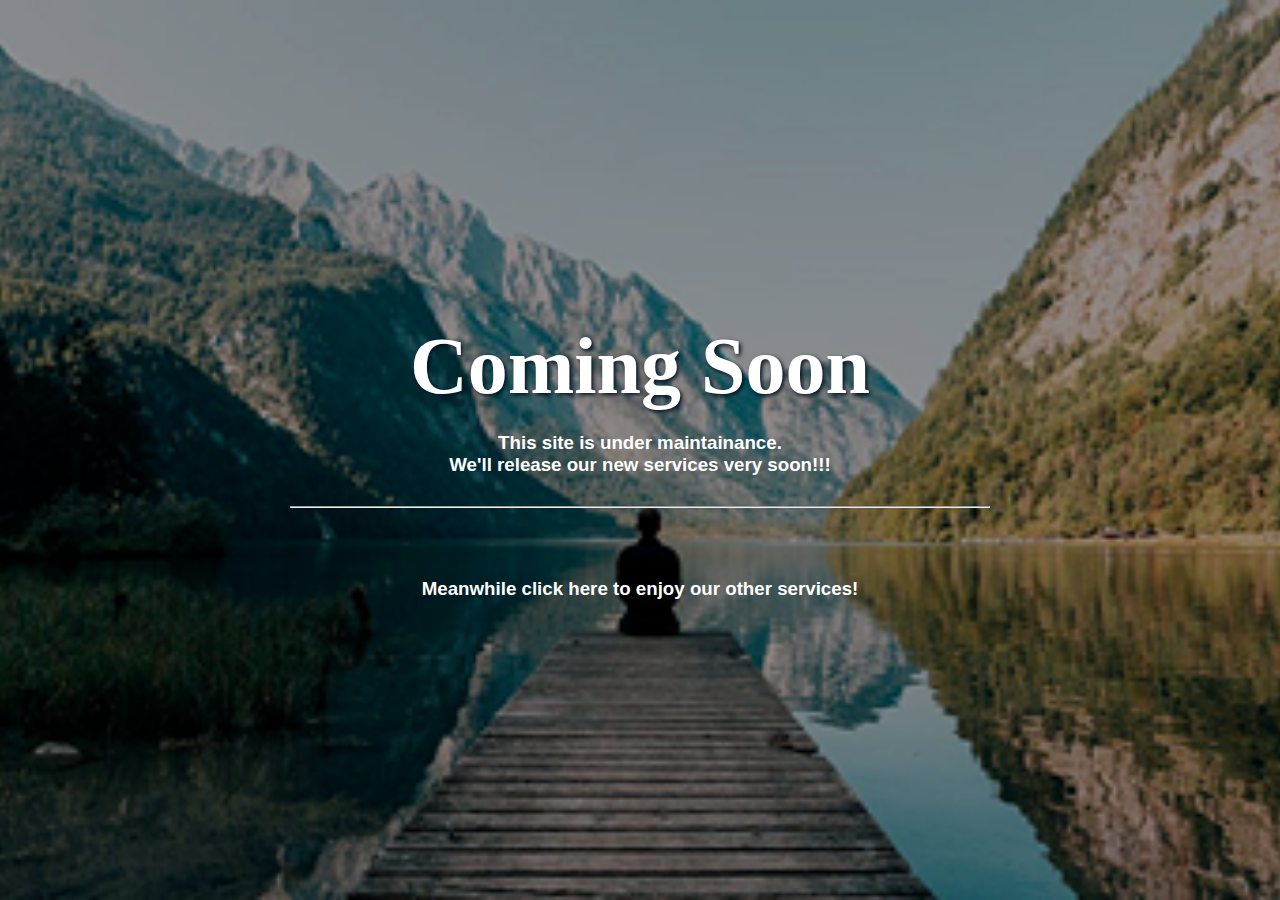
<file: html/comingSoon.html>
<!DOCTYPE html>
<html lang="en">
  <head>
    <meta charset="UTF-8" />
    <meta http-equiv="X-UA-Compatible" content="IE=edge" />
    <meta name="viewport" content="width=device-width, initial-scale=1.0" />
    <link rel ="icon" href="../images/favicon-enhanced.png">
    <link rel="stylesheet" href="../css/styles.css" />
    <link rel="preconnect" href="https://fonts.googleapis.com">
<link rel="preconnect" href="https://fonts.gstatic.com" crossorigin>
<link href="https://fonts.googleapis.com/css2?family=Cedarville+Cursive&family=Dancing+Script&family=Itim&family=Oleo+Script+Swash+Caps&family=Permanent+Marker&display=swap" rel="stylesheet">
    <title>Relief - Coming Soon</title>
  </head>
  <body>
      <h1>Coming Soon</h1>
      <h3>This site is under maintainance.<br />We'll release our new services very
        soon!!!</h3>
      <hr>
      <p id="launch"></p>
      <h3><a href="https://relief-fawn.vercel.app/#services">Meanwhile click here to enjoy our other services!</a></h3>
  
    </body>
<!--     <script src="../js/comingSoon.js"></script> -->
</html>
</file>
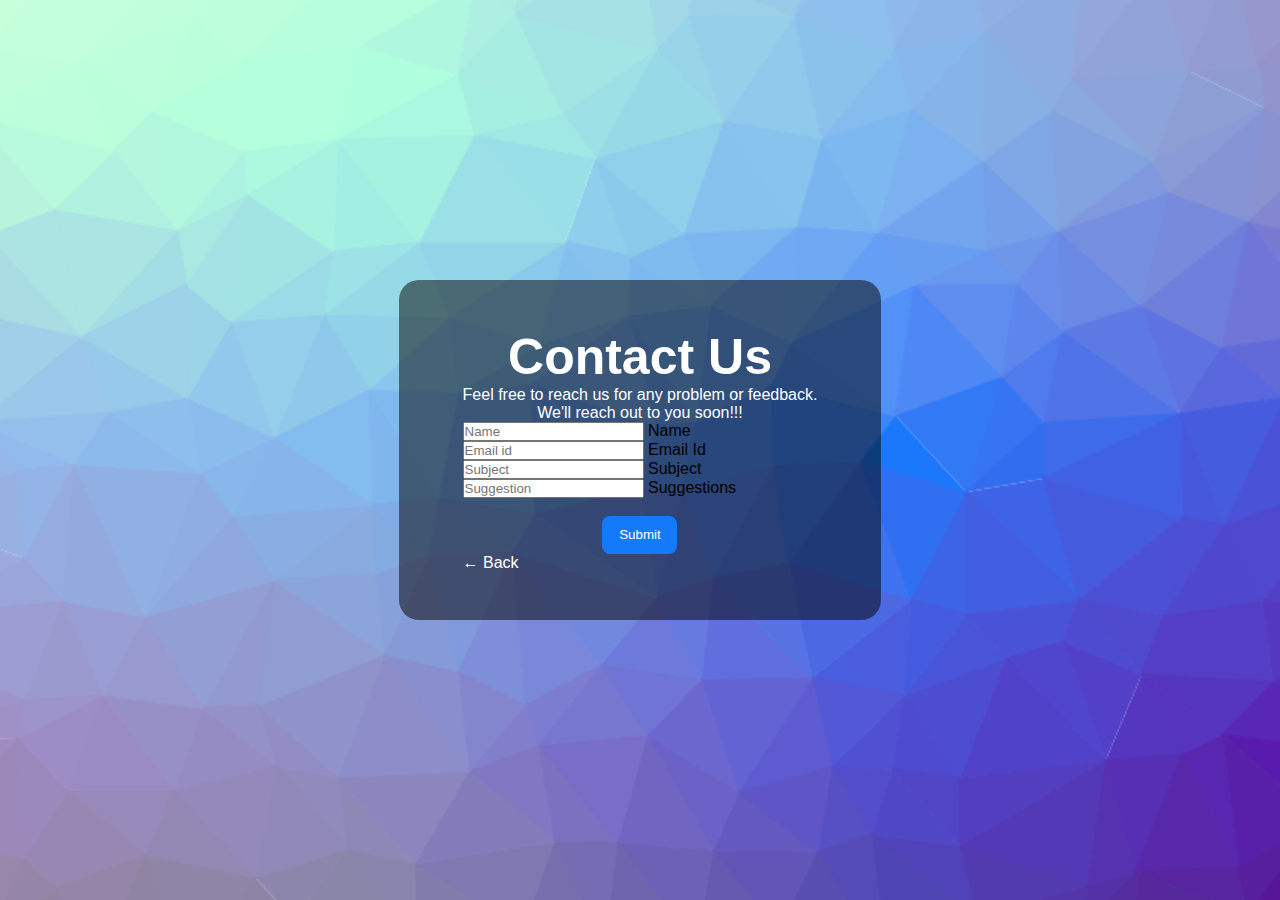
<file: html/contact.html>
<!DOCTYPE html>
<html lang="en">

<head>
    <meta charset="UTF-8" />
    <meta http-equiv="X-UA-Compatible" content="IE=edge" />
    <meta name="viewport" content="width=device-width, initial-scale=1.0" />
    <link rel="icon" href="/images/favicon-enhanced.png">
    <title>Relief - Contact Us</title>
    <link rel="stylesheet" href="css/contact.css" />
    <link rel="stylesheet" href="https://cdn.jsdelivr.net/npm/bootstrap@5.2.0/dist/css/bootstrap.min.css">
</head>

<body onload="myfunction()">
    <div id="load"></div>
    <!-- Contact Us Section -->
    <section id="contact">
        <div class="form-container">
            <div class="header">
                <h1>Contact Us</h1>
                <p>
                    Feel free to reach us for any problem or feedback.<br />We'll reach
                    out to you soon!!!
                </p>
            </div>

            <form action="https://formspree.io/f/mvoygqdg" method="POST">
                <div class="form-floating mb-3">
                    <input type="text" pattern="^[\S]+\s+[\S]+$" name="name" class="name form-control" id="floatingInput" placeholder="Name" required>
                    <label for="name">Name</label>
                </div>

                <div class="form-floating mb-3">
                    <input type="email" name="email" class="email form-control" id="floatingInput" placeholder="Email id" required>
                    <label for="email">Email Id</label>
                </div>

                <div class="form-floating mb-3">
                    <input type="text" pattern="^[\S\s]+\S" name="subject" class="subject form-control" id="floatingInput" placeholder="Subject" required>
                    <label for="subject">Subject</label>
                </div>

                <div class="form-floating mb-3">
                    <input type="text" name="suggestion" pattern="^[\S\s]+\S" class="suggestion form-control" id="floatingInput" placeholder="Suggestion" required>
                    <label for="suggestion">Suggestions</label>
                </div>

                <a class="atag" href="mailto:devanandsingh61157@gmail.com"><button type="submit" class="btn">Submit</button></a>   
            </form>
            <p><a class="tag" href="../index.html">&#8592; Back</a></p>
        </div>
    </section>
    <script>
        var preloader = document.getElementById('load');
        function myfunction(){
            preloader.style.display='none';
        }
    </script>
</body>

</html>
<script src="https://cdn.jsdelivr.net/npm/bootstrap@5.2.0/dist/js/bootstrap.bundle.min.js"></script>
</file>
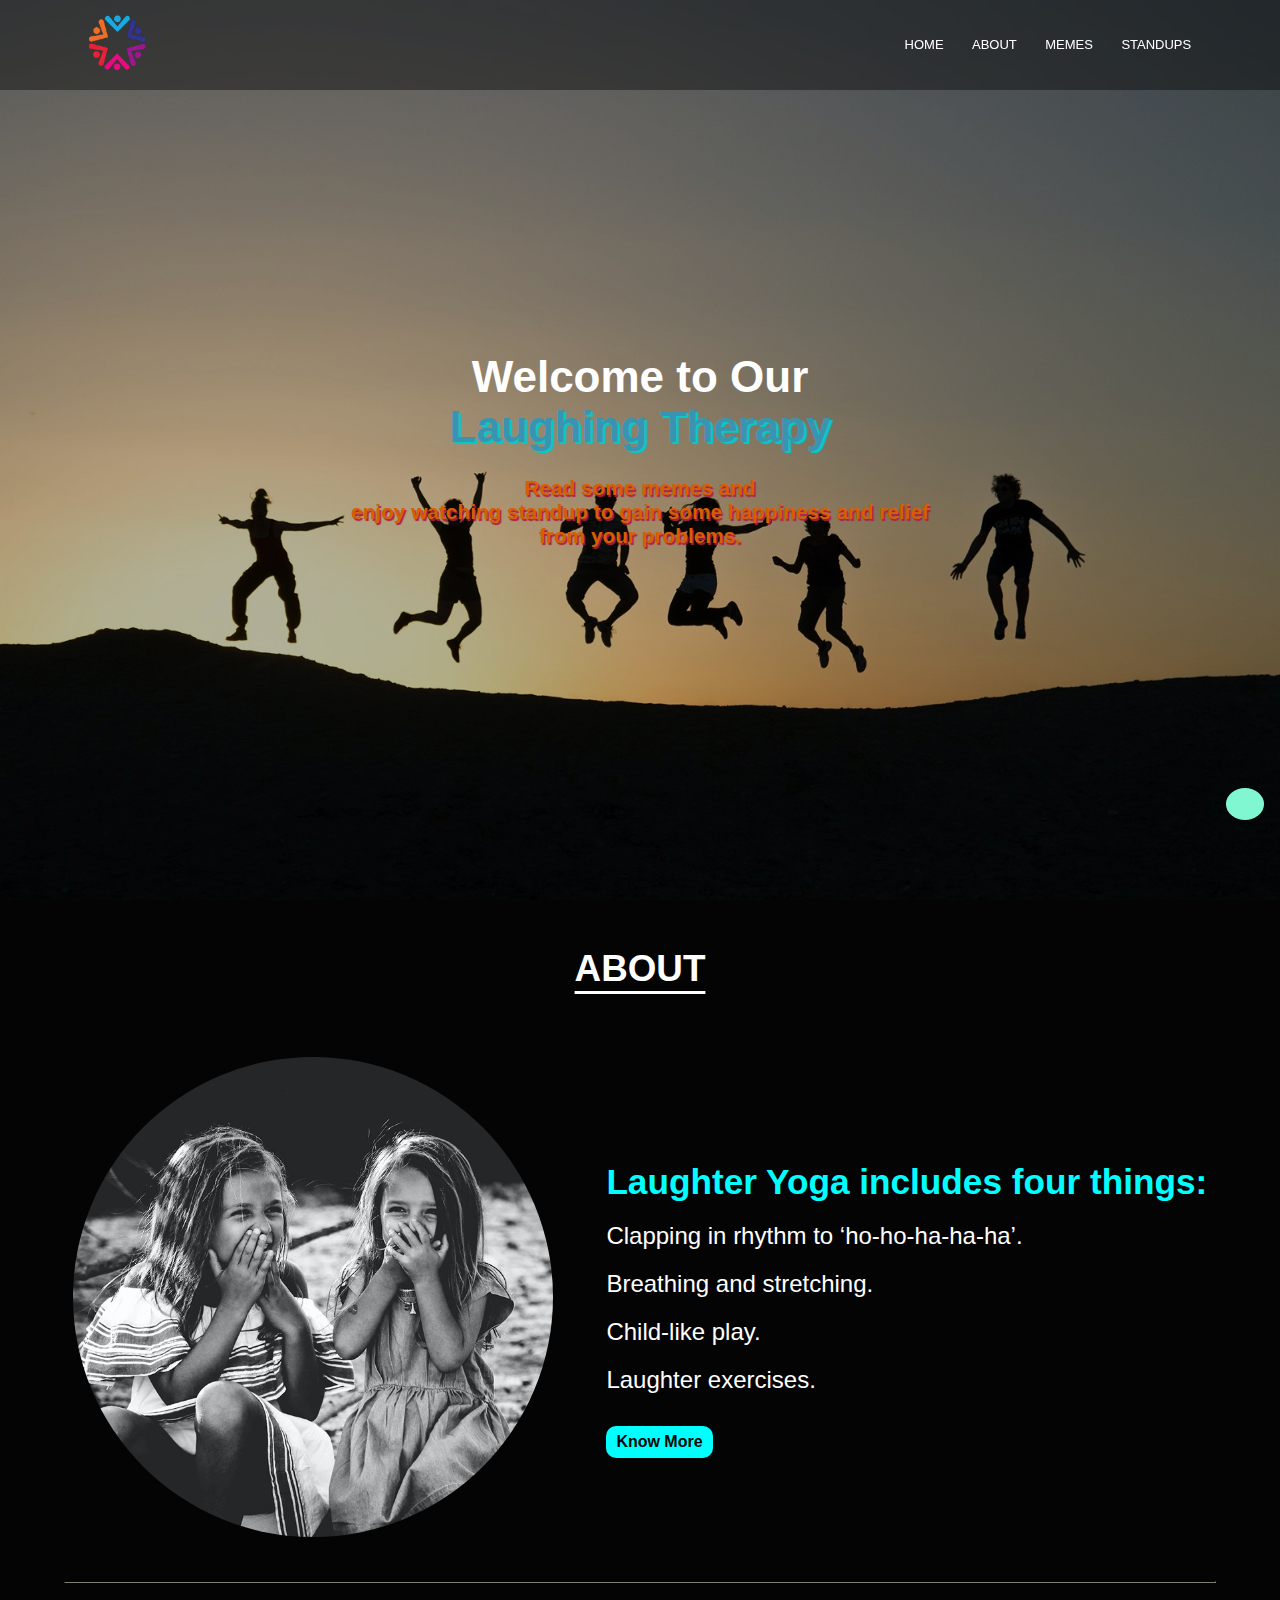
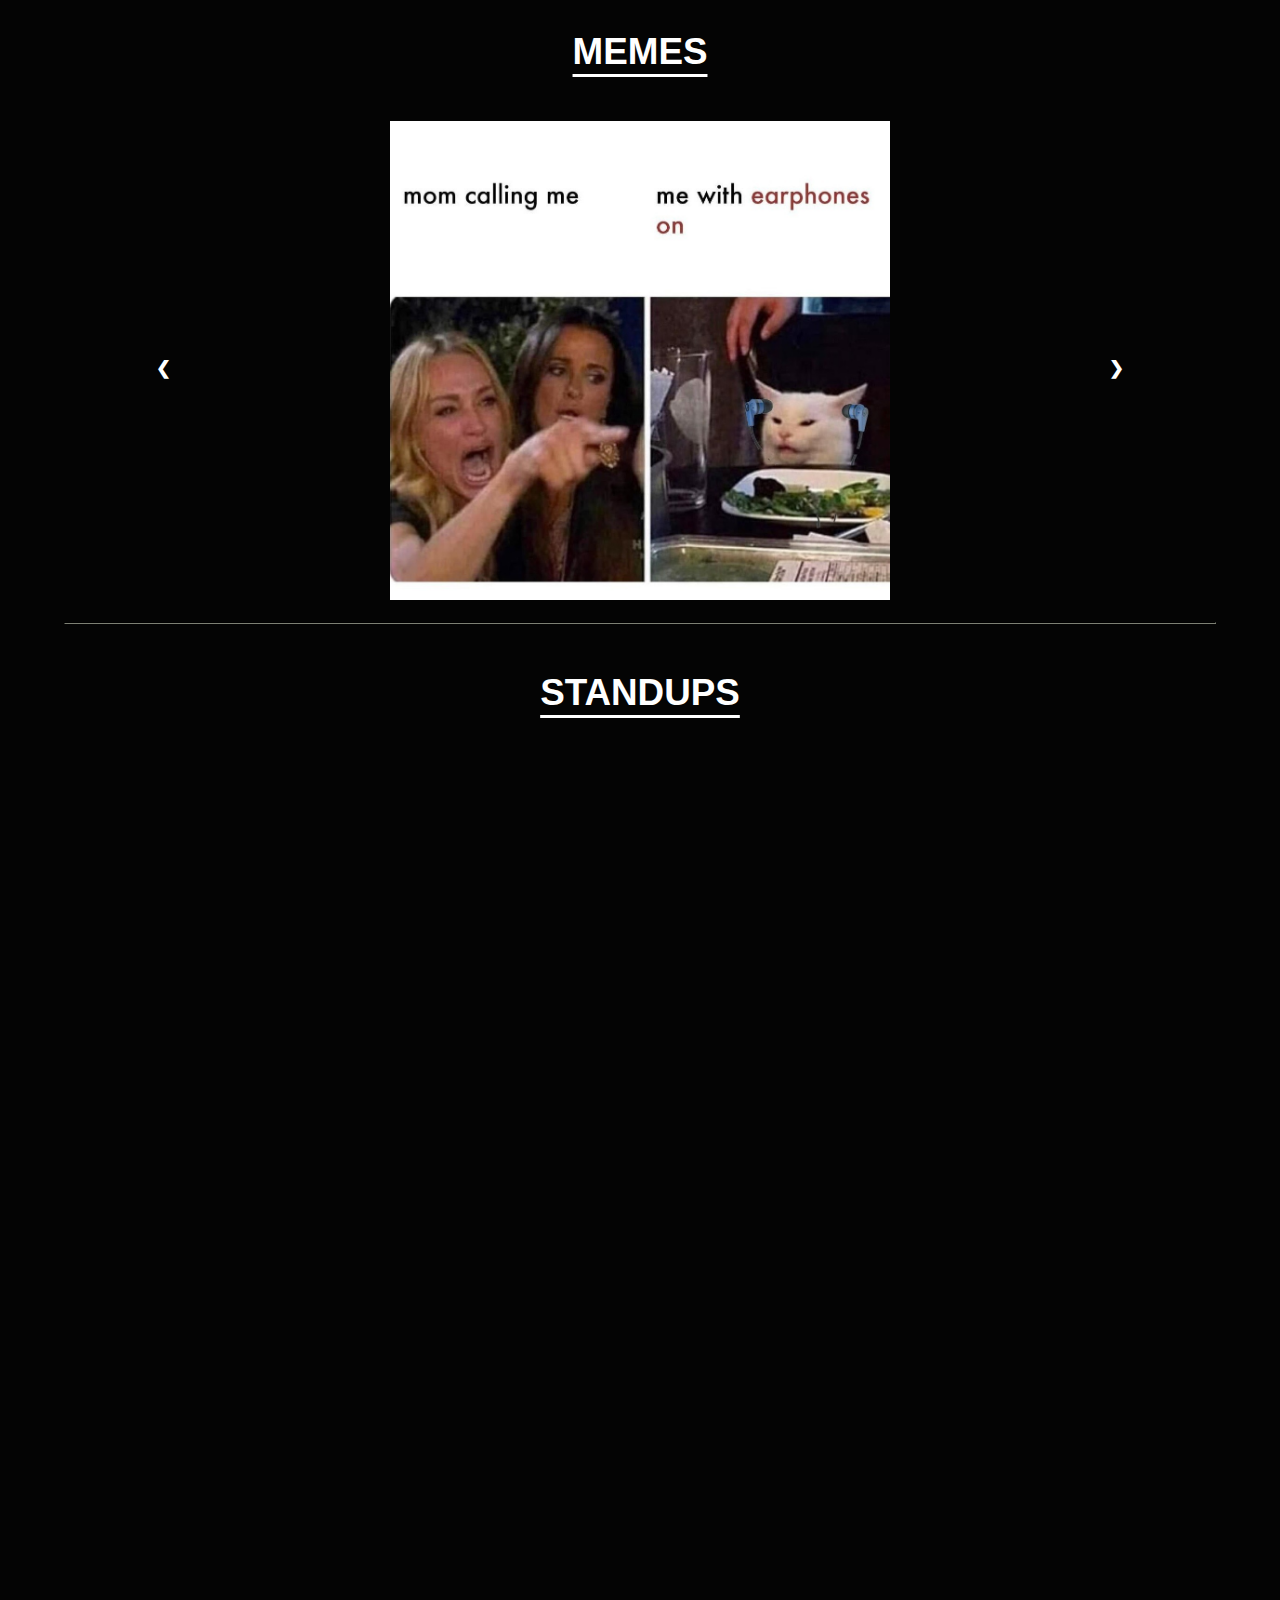
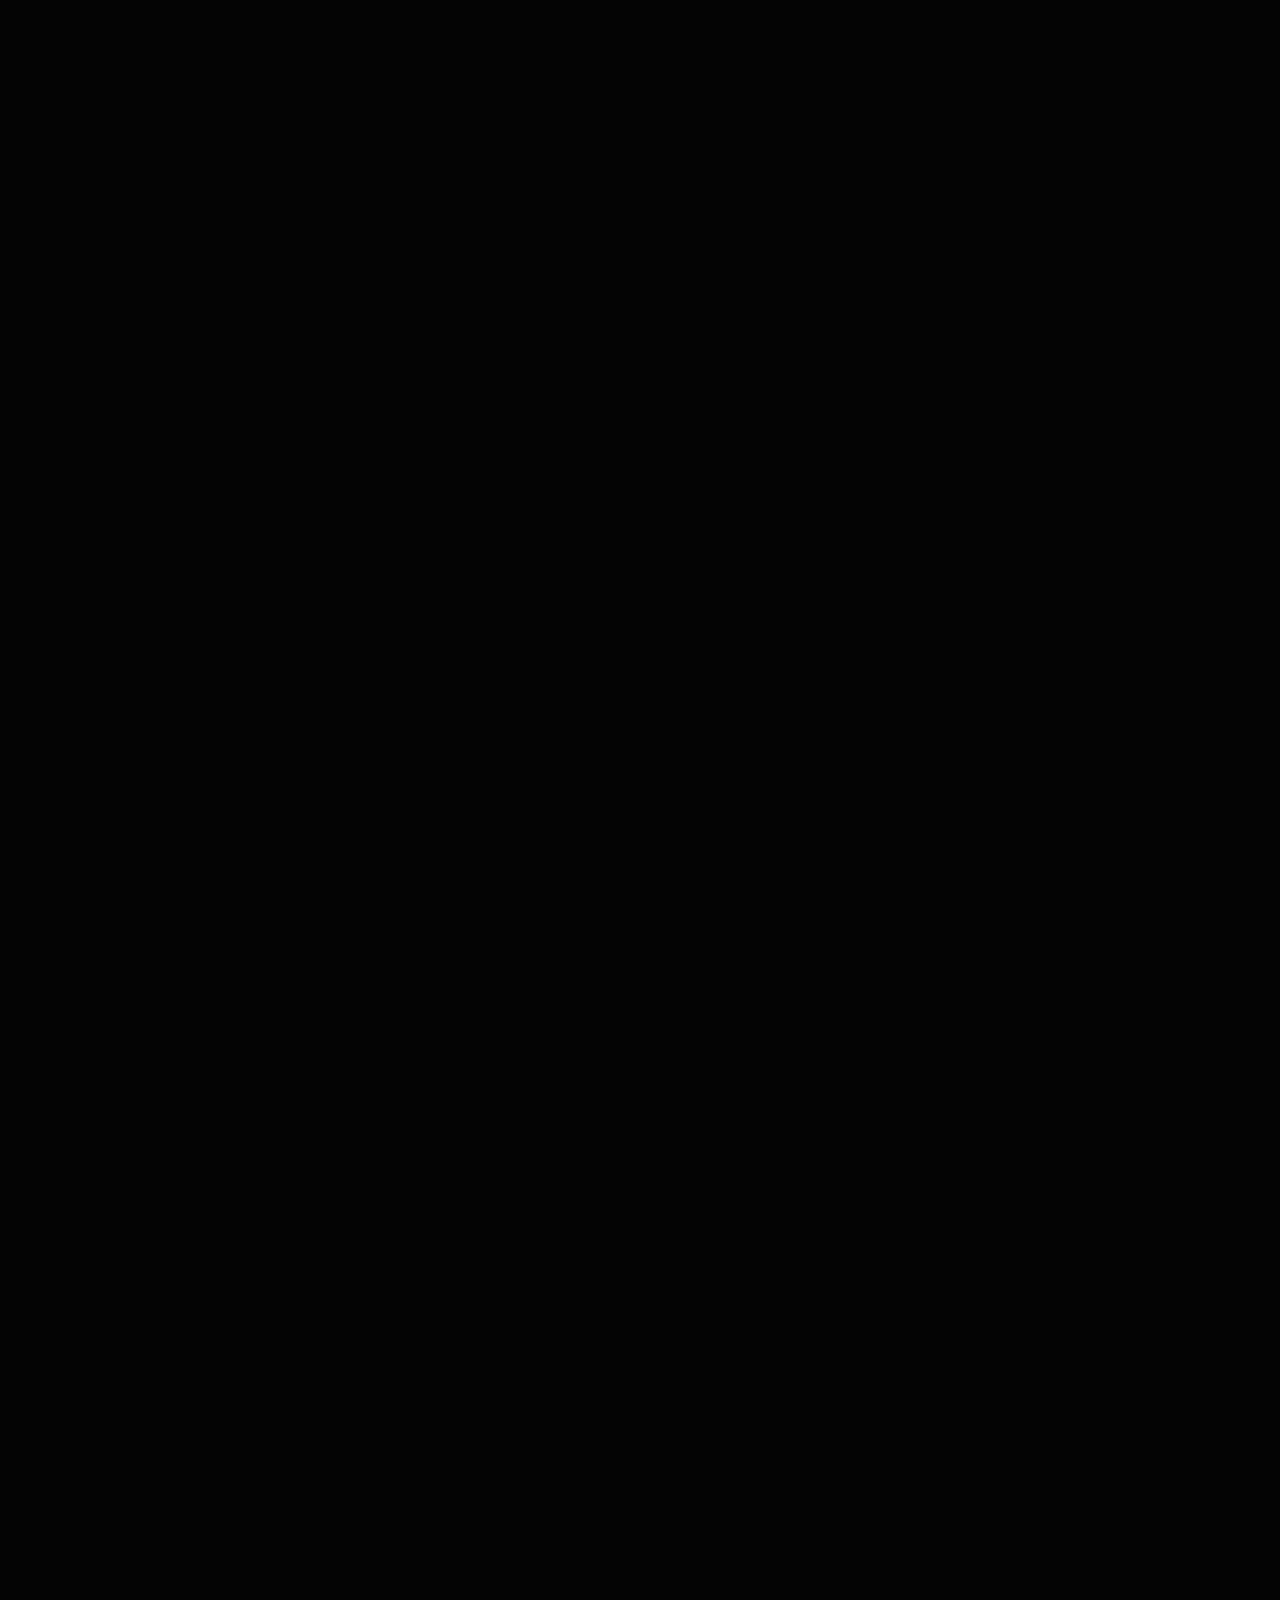
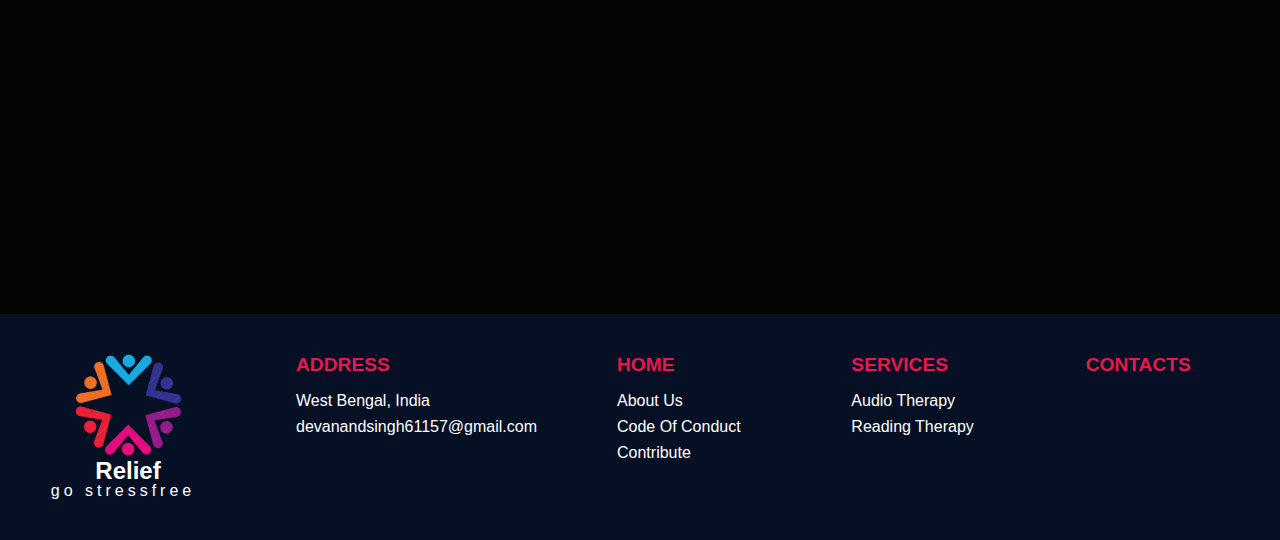
<file: html/laughTherapy.html>
<!DOCTYPE html>
<html lang="en">
  <head>
    <meta charset="UTF-8" />
    <meta http-equiv="X-UA-Compatible" content="IE=edge" />
    <meta name="viewport" content="width=device-width, initial-scale=1.0" />
    <link rel="icon" href="/images/favicon-enhanced.png" />
    <title>Relief - Laughing Therapy</title>
    <link rel="stylesheet" href="css/laugh.css" />
    <link
      rel="stylesheet"
      text="text/CSS"
      href="https://cdnjs.cloudflare.com/ajax/libs/font-awesome/6.1.1/css/all.min.css"
    />
    <link href="https://unpkg.com/aos@2.3.1/dist/aos.css" rel="stylesheet">
  </head>
  <body onload="myfunction()" id="main">
    <div id="load">
      <div style="background-color: white; height: 25vh; width: 100%; position: relative; top: -70px;"></div>
    </div>
    <div id="back-top-div" class="back-top-wrap">
      <i class="fas fa-arrow-up"></i>
    </div>
    
  
    <nav>
      <a href="../index.html"><img class="audio-logo" src="../logo.png" alt="Logo"/></a>

      <div class="nav-links" id="navLinks">
        <ul>
          <li><a href="../index.html">HOME</a></li>
          <li><a href="#about">ABOUT</a></li>
          <li><a href="#memes">MEMES </a></li>
          <li><a href="#standups">STANDUPS </a></li>
        </ul>
      </div>

      <div class="hamburger" id="ham">
        <svg stroke="currentColor" fill="currentColor" stroke-width="0" viewBox="0 0 1024 1024" height="1em" width="1em" xmlns="http://www.w3.org/2000/svg"><path d="M904 160H120c-4.4 0-8 3.6-8 8v64c0 4.4 3.6 8 8 8h784c4.4 0 8-3.6 8-8v-64c0-4.4-3.6-8-8-8zm0 624H120c-4.4 0-8 3.6-8 8v64c0 4.4 3.6 8 8 8h784c4.4 0 8-3.6 8-8v-64c0-4.4-3.6-8-8-8zm0-312H120c-4.4 0-8 3.6-8 8v64c0 4.4 3.6 8 8 8h784c4.4 0 8-3.6 8-8v-64c0-4.4-3.6-8-8-8z"></path></svg>
      </div>
    </nav>
  
    <div class="menu" id="menu">
      <ul class="menu-link">
        <li><a  href="../index.html">HOME</a></li>
        <li><a onclick="closeMenu()" href="#about">ABOUT</a></li>
        <li><a onclick="closeMenu()" href="#memes">MEMES </a></li>
        <li><a  onclick="closeMenu()" href="#standups">STANDUPS </a></li>
      </ul>
    </div>
    
    <header>
      <div class="filter"></div>
      <div class="center"> 
        <h1  data-aos="fade-down"  id="title">Welcome to Our <br><span class="heading-span">Laughing Therapy</span></h1>
        <h3 data-aos="fade-up-right" data-aos-duration="1500" id="subtitle">Read some memes and <br>enjoy watching standup to gain some happiness and relief <br> from your problems.</h3>
      </div>
    </header>

    <section id="about">
      <h1 data-aos="flip-right" class="section-headings">ABOUT</h1>
      <div class="about-container">
        <div data-aos="fade-up-right" data-aos-duration="5000" class="image">
          <img src="../images/laugh.jpg" alt="">
        </div>
        <div class="about-content">
          <h4 data-aos="fade-up-left" class="one"> Laughter Yoga includes four things:</h4>
          <ol class="about-list">
            <li data-aos="fade-left">Clapping in rhythm to ‘ho-ho-ha-ha-ha’.</li>
            <li data-aos="fade-left">Breathing and stretching.</li>
            <li data-aos="fade-left">Child-like play.</li>
            <li data-aos="fade-left">Laughter exercises.</li>
          </ol>
          <a href="https://www.healthline.com/nutrition/laughing-yoga" target="_blank">Know More</a>
        </div>
      </div>
    </section>
    <hr/>
    <section id="memes">
      <h1  data-aos="zoom-out" class="section-headings">MEMES</h1>
      <div data-aos="flip-up" class="slideshow-container">
        <div class="mySlides fade">
          <img src="../images/meme1.jpg" style="width:50%; margin-left: 25%;">
        </div>
      
        <div data-aos="flip-up" class="mySlides fade">
          <img src="../images/meme2.jpg" style="width:50%; margin-left: 25%;">
        </div>
      
        <div data-aos="flip-up" class="mySlides fade">
          <img src="../images/meme3.jpg" style="width:50%; margin-left: 25%;">
        </div>

        <div data-aos="flip-up" class="mySlides fade">
          <img src="../images/meme4.jpg" style="width:50%; margin-left: 25%;">
        </div>

        <div data-aos="flip-up" class="mySlides fade">
          <img src="../images/meme5.jpg" style="width:50%; margin-left: 25%;">
        </div>

        <div data-aos="flip-up" class="mySlides fade">
          <img src="../images/meme6.jpg" style="width:50% ; margin-left: 25%;">
        </div>
    
        <!-- Next and previous buttons -->
        <a class="prev" onclick="plusSlides(-1)">&#10094;</a>
        <a class="next" onclick="plusSlides(1)">&#10095;</a>
      </div>
      <br>
    </section>
    <hr/>
    <section id="standups">
      <h1 data-aos="zoom-in-up" class="section-headings">STANDUPS</h1>
        <div class="collection">
          <div data-aos="flip-down" class="video">
            <iframe
              width="100%"
              height="330"
              src="https://www.youtube.com/embed/Tqsz6fjvhZM"
              title="YouTube video player"
              frameborder="0"
              allow="accelerometer; autoplay; clipboard-write; encrypted-media; gyroscope; picture-in-picture"
              allowfullscreen>
            </iframe>
          </div>
          <div data-aos="flip-down" class="video">
            <iframe
              width="100%"
              height="330"
              src="https://www.youtube.com/embed/Y2Oj9gllHno?start=16"
              title="YouTube video player"
              frameborder="0"
              allow="accelerometer; autoplay; clipboard-write; encrypted-media; gyroscope; picture-in-picture"
              allowfullscreen>
            </iframe>
          </div>
          <div data-aos="flip-down" class="video">
            <iframe
              width="100%"
              height="330"
              src="https://www.youtube.com/embed/XDlyS4N__3o?start=22"
              title="YouTube video player"
              frameborder="0"
              allow="accelerometer; autoplay; clipboard-write; encrypted-media; gyroscope; picture-in-picture"
              allowfullscreen>
            </iframe>
          </div>
          <div data-aos="flip-down" class="video">
            <iframe
              width="100%"
              height="330"
              src="https://www.youtube.com/embed/z12bz7adLKI"
              title="YouTube video player"
              frameborder="0"
              allow="accelerometer; autoplay; clipboard-write; encrypted-media; gyroscope; picture-in-picture"
              allowfullscreen>
            </iframe>
          </div>
          <div data-aos="flip-down" class="video">
            <iframe
              width="100%"
              height="330"
              src="https://www.youtube.com/embed/pjSxOnCkHIA?si=0KNI6JYCbbjujeFY"
              title="YouTube video player"
              frameborder="0"
              allow="accelerometer; autoplay; clipboard-write; encrypted-media; gyroscope; picture-in-picture"
              allowfullscreen>
            </iframe>
          </div>
          <div data-aos="flip-down" class="video">
            <iframe
              width="100%"
              height="330"
              src="https://www.youtube.com/embed/J38ZBIvLank"
              title="YouTube video player"
              frameborder="0"
              allow="accelerometer; autoplay; clipboard-write; encrypted-media; gyroscope; picture-in-picture"
              allowfullscreen>
            </iframe>
          </div>
          <div data-aos="flip-down" class="video" >
            <iframe
              width="100%"
              height="330"
              src="https://www.youtube.com/embed/dtaJzUbQS7E"
              title="YouTube video player"
              frameborder="0"
              allow="accelerometer; autoplay; clipboard-write; encrypted-media; gyroscope; picture-in-picture"
              allowfullscreen>
            </iframe>
          </div>
          <div data-aos="flip-down" class="video">
            <iframe
              width="100%"
              height="330"
              src="https://www.youtube.com/embed/8PtsKRBgLrA"
              title="YouTube video player"
              frameborder="0"
              allow="accelerometer; autoplay; clipboard-write; encrypted-media; gyroscope; picture-in-picture"
              allowfullscreen>
            </iframe>
          </div>
          <div data-aos="flip-down" class="video">
            <iframe
              width="100%"
              height="330"
              src="https://www.youtube.com/embed/cHLM9L_5gj0"
              title="YouTube video player"
              frameborder="0"
              allow="accelerometer; autoplay; clipboard-write; encrypted-media; gyroscope; picture-in-picture"
              allowfullscreen>
            </iframe>
          </div>
          <div data-aos="flip-down" class="video">
            <iframe
              width="100%"
              height="330"
              src="https://www.youtube.com/embed/injU8xUHoyU"
              title="YouTube video player"
              frameborder="0"
              allow="accelerometer; autoplay; clipboard-write; encrypted-media; gyroscope; picture-in-picture"
              allowfullscreen>
            </iframe>
          </div>
          <div data-aos="flip-down" class="video">
            <iframe 
              width="100%"
              height="330" 
              src="https://www.youtube.com/embed/KKnhgkmV7k8" 
              title="YouTube video player" 
              frameborder="0" 
              allow="accelerometer; autoplay; clipboard-write; encrypted-media; gyroscope; picture-in-picture" 
              allowfullscreen>
            </iframe>
          </div>
          <div data-aos="flip-down" class="video">
            <iframe 
              width="100%" 
              height="330" 
              src="https://www.youtube.com/embed/_9x9zagDbks" 
              title="YouTube video player" 
              frameborder="0" 
              allow="accelerometer; autoplay; clipboard-write; encrypted-media; gyroscope; picture-in-picture" 
              allowfullscreen>
            </iframe>
          </div>
          <div data-aos="flip-down" class="video">
            <iframe 
              width="100%" 
              height="330" 
              src="https://www.youtube.com/embed/L9pA6sZZjeY"
              title="YouTube video player"
              frameborder="0" 
              allow="accelerometer; autoplay; clipboard-write; encrypted-media; gyroscope; picture-in-picture" 
              allowfullscreen>
            </iframe>
          </div>
          <div data-aos="flip-down" class="video">
            <iframe 
              width="100%" 
              height="330"
              src="https://www.youtube.com/embed/MLOp3iQFlXY" 
              title="YouTube video player" 
              frameborder="0" 
              allow="accelerometer; autoplay; clipboard-write; encrypted-media; gyroscope; picture-in-picture" 
              allowfullscreen>
            </iframe>
          </div>
          <div data-aos="flip-down" class="video">
            <iframe 
              width="100%"
              height="330" 
              src="https://www.youtube.com/embed/AhacYw9dkyE" 
              title="YouTube video player" 
              frameborder="0" 
              allow="accelerometer; autoplay; clipboard-write; encrypted-media; gyroscope; picture-in-picture" 
              allowfullscreen>
            </iframe>
          </div>
          <div data-aos="flip-down" class="video">
            <iframe 
              width="100%"
              height="330" 
              src="https://www.youtube.com/embed/qkxuFKqJXWY" 
              title="YouTube video player"
              frameborder="0" 
              allow="accelerometer; autoplay; clipboard-write; encrypted-media; gyroscope; picture-in-picture" 
              allowfullscreen>
            </iframe>
          </div>
        </div>
    </section>

    <!-- footer start -->
    <footer>
      <div class="footer-container">
        <!--logo and info column-->
        <div class="col">
          <!--logo insert-->
          <img src="../logo.png" alt="logo" class="footlogo" />
          <div class="footercontent">
            <h2 class="footerheading">Relief</h2>
            <p class="footerpara">go stressfree</p>
          </div>
        </div>

        <!--ADDRESS COLUMN-->

        <div class="footer-side-col">
          <div class="col">
            <h3>
              ADDRESS
              <div class="underline"><span></span></div>
            </h3>
            <p>West Bengal, India</p>
            <p class="email-id">
              <a href="mailto:devanandsingh61157@gmail.com">devanandsingh61157@gmail.com</a>
            </p>
          </div>

          <!--HOME COLUMN-->

          <div class="col">
            <h3>HOME</h3>
            <ul>
              <li><a href="#about">About Us</a></li>
              <li><a href="https://github.com/Singh-Devanand">Code Of Conduct</a></li>
              <li><a href="https://github.com/Singh-Devanand">Contribute</a></li>
             
            </ul>
          </div>

          <!--OUR SERVICES COLUMN-->

          <div class="col">
            <h3>SERVICES<div class="underline"><span></span></div></h3>
            <ul>
              <li>
                <a href="https://relief-fawn.vercel.app/html/audioTherapy.html">Audio Therapy</a>
              </li>
              
              <li>
                <a href="https://relief-fawn.vercel.app/html/readingTherapy.html">Reading Therapy</a>
              </li>
             
              
             
            </ul>
          </div>

          <!--CONTACTS COLUMN-->

          <div class="col">
            <h3>CONTACTS<div class="underline"><span></span></div></h3>
            <div class="social-menu">
              <ul>
                <a href="https://www.instagram.com/heyyydeva/" target="_blank">
                  <li id="social-twitter"><i class="fab fa-2x fa-twitter"></i></li>
                </a>
                <a href="https://github.com/Singh-Devanand" target="_blank">
                  <li id="social-github"><i class="fab fa-2x fa-github"></i></li>
                </a>
                <a href="https://www.linkedin.com/in/deva-status-429aa0329/" target="_blank">
                  <li id="social-linkedin"><i class="fab fa-2x fa-linkedin-in"></i></li>
                </a>
              </ul>
            </div>
          </div>
        </div>
      </div>
    </footer>

    <script>
    const ham = document.getElementById("ham");
    const menu = document.getElementById("menu");
    const close = document.querySelectorAll('.close');
    const closeMenu = () => {
      if (menu.classList.contains("open")) {
        menu.classList.remove("open");
        
        console.log("open");
      }
      ham.innerHTML = '<svg stroke="currentColor" fill="currentColor" stroke-width="0" viewBox="0 0 1024 1024" height="1em" width="1em" xmlns="http://www.w3.org/2000/svg"><path d="M904 160H120c-4.4 0-8 3.6-8 8v64c0 4.4 3.6 8 8 8h784c4.4 0 8-3.6 8-8v-64c0-4.4-3.6-8-8-8zm0 624H120c-4.4 0-8 3.6-8 8v64c0 4.4 3.6 8 8 8h784c4.4 0 8-3.6 8-8v-64c0-4.4-3.6-8-8-8zm0-312H120c-4.4 0-8 3.6-8 8v64c0 4.4 3.6 8 8 8h784c4.4 0 8-3.6 8-8v-64c0-4.4-3.6-8-8-8z"></path></svg>'
    }

    const toggleMenu = () => {
      if (menu.classList.contains("open")) {
        menu.classList.remove("open");
        ham.innerHTML = '<svg stroke="currentColor" fill="currentColor" stroke-width="0" viewBox="0 0 1024 1024" height="1em" width="1em" xmlns="http://www.w3.org/2000/svg"><path d="M904 160H120c-4.4 0-8 3.6-8 8v64c0 4.4 3.6 8 8 8h784c4.4 0 8-3.6 8-8v-64c0-4.4-3.6-8-8-8zm0 624H120c-4.4 0-8 3.6-8 8v64c0 4.4 3.6 8 8 8h784c4.4 0 8-3.6 8-8v-64c0-4.4-3.6-8-8-8zm0-312H120c-4.4 0-8 3.6-8 8v64c0 4.4 3.6 8 8 8h784c4.4 0 8-3.6 8-8v-64c0-4.4-3.6-8-8-8z"></path></svg>'
        console.log("open");
      } else {
        menu.classList.add("open");
        ham.innerHTML = '<svg stroke="currentColor" fill="currentColor" stroke-width="0" viewBox="0 0 1024 1024" height="1em" width="1em" xmlns="http://www.w3.org/2000/svg"><path d="M563.8 512l262.5-312.9c4.4-5.2.7-13.1-6.1-13.1h-79.8c-4.7 0-9.2 2.1-12.3 5.7L511.6 449.8 295.1 191.7c-3-3.6-7.5-5.7-12.3-5.7H203c-6.8 0-10.5 7.9-6.1 13.1L459.4 512 196.9 824.9A7.95 7.95 0 0 0 203 838h79.8c4.7 0 9.2-2.1 12.3-5.7l216.5-258.1 216.5 258.1c3 3.6 7.5 5.7 12.3 5.7h79.8c6.8 0 10.5-7.9 6.1-13.1L563.8 512z"></path></svg>'
        console.log("close");
      }
    };
    ham.addEventListener("click", toggleMenu);
    close.forEach(ele => {
      ele.addEventListener("click", closeMenu);
    }
    )
    ham.addEventListener("click", toggleMenu);
    let slideIndex = 1;
    showSlides(slideIndex);
    function plusSlides(n) {
      showSlides(slideIndex += n);
    }
    function currentSlide(n) {
      showSlides(slideIndex = n);
    }

    function showSlides(n) {
      let i;
      let slides = document.getElementsByClassName("mySlides");
      let dots = document.getElementsByClassName("dot");
      if (n > slides.length) {slideIndex = 1}
      if (n < 1) {slideIndex = slides.length}
      for (i = 0; i < slides.length; i++) {
        slides[i].style.display = "none";
      }
      for (i = 0; i < dots.length; i++) {
        dots[i].className = dots[i].className.replace(" active", "");
      }
      slides[slideIndex-1].style.display = "block";
      dots[slideIndex-1].className += " active";
    }
    </script>
    <script>
      var preloader = document.getElementById('load');
      var scroll = document.getElementById('main');
      function myfunction(){
          preloader.style.display='none';
          scroll.style.overflow='scroll';
      }
      const backTopElement = document.getElementById("back-top-div");
      const minScolledAmountToBackTop = 800;

      window.addEventListener("scroll", () => {
        if (window.scrollY < minScolledAmountToBackTop) {
          backTopElement.classList.add("hidden");
        } else {
          backTopElement.classList.remove("hidden");
        }
      });

      const backTop = () => {
        window.scrollTo(0, 0);
      };

      backTopElement.addEventListener("click", backTop);
      ham.addEventListener("click", toggleMenu);
  </script>
   <script src="https://unpkg.com/aos@2.3.1/dist/aos.js"></script>
   <script>
     AOS.init();
   </script>    
  </body>
</html>
</file>
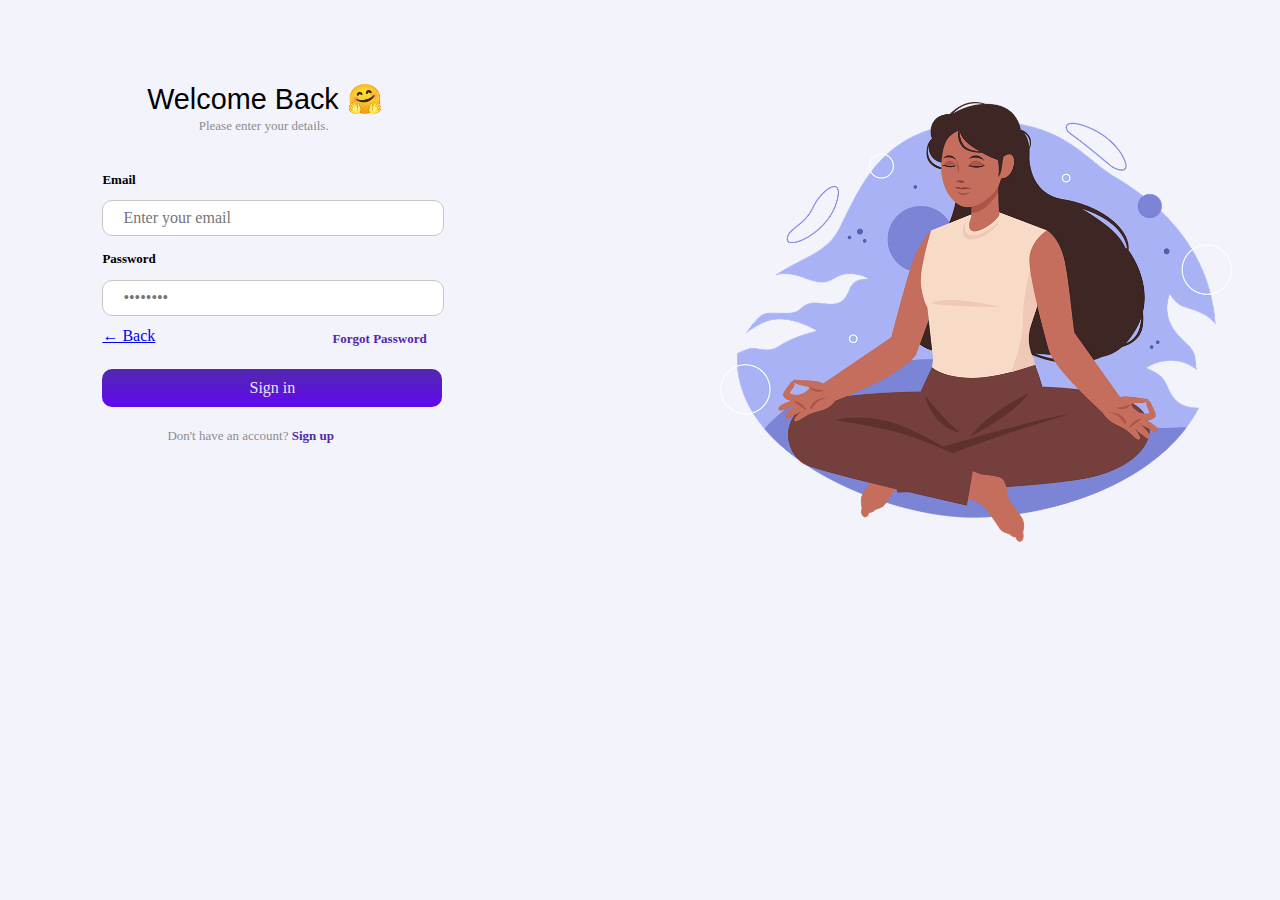
<file: html/login.html>
<!DOCTYPE html>
<html lang="en">
<head>
  <meta charset="UTF-8" />
  <meta http-equiv="X-UA-Compatible" content="IE edge" />
  <meta name="viewport" content="width=device-width, initial-scale=1.0" />
  <link rel="icon" href="/images/favicon-enhanced.png" />
  <link rel="stylesheet" href="css/login.css" />
  <link rel="stylesheet" href="https://cdnjs.cloudflare.com/ajax/libs/font-awesome/5.13.0/css/all.min.css" />

  <style>
    /* Custom CSS for alert messages */
    .alert {
      display: none;
      position: fixed;
      top: 10%;
      left: 50%;
      transform: translate(-50%, -50%);
      padding: 20px;
      background-color: #4caf50;
      color: white;
      text-align: center;
      border-radius: 6px;
      box-shadow: 0px 0px 10px 0px #262626;
      opacity: 0.8;
      transition: all 0.3s ease-in-out;
      z-index: 1;
    }

    #emptyFieldsAlert {
      background-color: red;
    }
    
    input[type="password"]::-webkit-credentials-auto-fill-button,
    input[type="password"]::-webkit-contacts-auto-fill-button,
    input[type="password"]::-ms-reveal {
        display: none;
      }
  </style>
  <title>Relief - Login</title>
</head>
  <body onload="myfunction()">
    <div id="load">
      <div
        style="
          background-color: white;
          height: 25vh;
          width: 100%;
          position: relative;
          top: -70px;
        "></div>
  </div>

  <div class="alert" id="emptyFieldsAlert" style="display: none">
    Please fill in all fields!
  </div>
  <img src="../images/signupill.png" alt="" />
  <div class="login">
    <div class="welcome">
      <h1 class="titletext">Welcome Back &#x1F917</h1>
      <span>Please enter your details.</span>
    </div>
    <div class="inputs">
      <span>Email<br /></span>
      <input class="inputbox" placeholder="Enter your email" id="loginEmail" /><br />
      <span>Password<br /></span>
      <input type="password" class="inputbox" placeholder="••••••••" id="loginPassword" />
      <i class="fas fa-eye-slash" id="toggleLoginPassword" style="margin-left: -30px; cursor: pointer;"></i>
    </div>
    <div class="forgotpass">
      <span>Forgot Password</span>
    </div>
    <p class="back"><a class="tag" href="../index.html">&#8592; Back</a></p>
    <div class="button">
      <input type="button" class="signin" value="Sign in" id="loginButton" />
    </div>
    <div class="signupline">
      <span>Don't have an account?</span>
      <span class="signupbutton"> Sign up</span>
    </div>
  </div>
  <div class="register">
    <div class="welcome">
      <h1 class="titletext">Create an account</h1>
      <span>Let's get started.</span>
    </div>
    <div class="inputs">
      <span>Username<br /></span>
      <input class="inputbox" placeholder="Enter your username" id="signupUsername" /><br />
      <span>Email<br /></span>
      <input class="inputbox" placeholder="Enter your email" id="signupEmail" /><br />
      <span>Password<br /></span>
      <input type="password" class="inputbox" placeholder="••••••••" id="signupPassword" />
      <i class="fas fa-eye-slash" id="toggleSignupPassword" style="margin-left: -30px; cursor: pointer;"></i>
    </div>
    <p class="back-1"><a class="tag1" href="../index.html">&#8592; Back</a></p>
    <div class="button">
      <input type="button" class="signin" value="Sign up" id="signupButton" />
    </div>
    <div class="signupline">
      <span>Already have an account?</span>
      <span class="signinbutton"> Sign in</span>
    </div>
  </div>

  <!-- Alert messages -->
  <div class="alert" id="loginAlert">Sign in successful!</div>
  <div class="alert" id="signupAlert">Sign up successful!</div>

  <script>
    const signin_btn = document.querySelector(".signinbutton");
    const signup_btn = document.querySelector(".signupbutton");
    const register = document.querySelector(".register");
    const login = document.querySelector(".login");
    signup_btn.addEventListener("click", () => {
      register.style.display = "block";
      login.style.display = "none";
    });
    signin_btn.addEventListener("click", () => {
      register.style.display = "none";
      login.style.display = "block";
    });
    loginButton.addEventListener("click", () => {
      const emailInput = document.getElementById("loginEmail");
      const passwordInput = document.getElementById("loginPassword");
      const loginAlert = document.getElementById("loginAlert");
      if (emailInput.value.trim() === "" || passwordInput.value.trim() === "") {
        const emptyFieldsAlert = document.getElementById("emptyFieldsAlert");
        emptyFieldsAlert.style.display = "block";
        setTimeout(() => {
          emptyFieldsAlert.style.display = "none";
        }, 3000);
      } else {
        emailInput.value = ""; // Clear email input
        passwordInput.value = ""; // Clear password input

        loginAlert.style.display = "block";
        setTimeout(() => {
          loginAlert.style.display = "none";
        }, 3000);
      }
    });

    signupButton.addEventListener("click", () => {
      const usernameInput = document.getElementById("signupUsername");
      const emailInput = document.getElementById("signupEmail");
      const passwordInput = document.getElementById("signupPassword");
      const signupAlert = document.getElementById("signupAlert");

      if (
        usernameInput.value.trim() === "" ||
        emailInput.value.trim() === "" ||
        passwordInput.value.trim() === ""
      ) {
        const emptyFieldsAlert = document.getElementById("emptyFieldsAlert");
        emptyFieldsAlert.style.display = "block";
        setTimeout(() => {
          emptyFieldsAlert.style.display = "none";
        }, 3000);
      } else {
        usernameInput.value = ""; // Clear username input
        emailInput.value = ""; // Clear email input
        passwordInput.value = ""; // Clear password input

        signupAlert.style.display = "block";
        setTimeout(() => {
          signupAlert.style.display = "none";
        }, 3000);
      }
    });

  </script>
  <script>
    const preloader = document.getElementById("load");
    function myfunction() {
      preloader.style.display = "none";
    }
    const toggleLoginPassword = document.querySelector("#toggleLoginPassword");
    const loginPassword = document.getElementById("loginPassword");

    toggleLoginPassword.addEventListener("click", function (e) {

      if(loginPassword.type == "text"){
        loginPassword.type = "password";
        toggleLoginPassword.className = "fas fa-eye-slash";
      }
      else if(loginPassword.type == "password"){
        loginPassword.type = "text";
        toggleLoginPassword.className = "fas fa-eye";
      }
    });

    const toggleSignupPassword = document.querySelector("#toggleSignupPassword");
    const signupPassword = document.getElementById("signupPassword");

    toggleSignupPassword.addEventListener("click", function (e) {

      if(signupPassword.type == "text"){
        signupPassword.type = "password";
        toggleSignupPassword.className = "fas fa-eye-slash";
      }
      else if(signupPassword.type == "password"){
        signupPassword.type = "text";
        toggleSignupPassword.className = "fas fa-eye";
      }
    });
  </script>

</body>
</html>
</file>
<file: css/styles.css>
* {
  box-sizing: border-box;
}


*{
  margin: 0%;
  padding: 0%;
  box-sizing: border-box;
}
body{
  background-image: url("../images/coming_soon_bg.png");
  background-color: black;
  background-repeat: no-repeat;
  background-size: cover;
  background-position: center center;
  height: 100vh;
  font-family: "Poppins", sans-serif;
  display: flex;
  flex-direction: column;
  align-items: center;
  justify-content: center;
  text-align: center;
  margin: 0;
  overflow: hidden;
}
p{
  color: white;
  display: flex;
  align-items: center;
  width: 100%;
  font-size: 30px;
  font-weight: bold;
  margin: 30px 0;
}
h1{
  color: white;
  margin: 20px 0;
  width: 100%;
  font-size: 80px;
  text-align: center;
  font-weight: bold;
}
hr{
  margin: 30px 0;
  display:flex;
  width: 700px;
}
#launch{
  margin: 20px 0;
  margin-left:20%;
  font-size: 40px;
} 

h1 {
  font-family: 'Itim',cursive;
  color: white;
  font-weight: normal;
  font-size: 60px;
  text-shadow: 2px 2px 4px #011120;
  -moz-transition: all 0.2s ease-in;
  -o-transition: all 0.2s ease-in;
  -webkit-transition: all 0.2s ease-in;
  transition: all 0.2s ease-in;
  margin: 20px 0;
  width: 100%;
  font-size: 80px;
  text-align: center;
  font-weight: bold;
}

h3{
  color: white;
}
h3 a{
  color: white;
  text-decoration: none;
}

h3 a:hover{
  color: lightcyan;
  text-shadow:0px 0px 10px blueviolet;
  -moz-transition: all 0.2s ease-in;
  -o-transition: all 0.2s ease-in;
  -webkit-transition: all 0.2s ease-in;
  transition: all 0.2s ease-in;
}

h1:hover {
  color: lightcyan;
  text-shadow:0px 0px 20px blueviolet;
  -moz-transition: all 0.2s ease-in;
  -o-transition: all 0.2s ease-in;
  -webkit-transition: all 0.2s ease-in;
  transition: all 0.2s ease-in;
}


@keyframes typing {
  from {
    width: 0;
  }
}


@media (max-width: 500px) {
  h1 {
    font-size: 45px;
  }
  .time {
    margin: 5px;
    padding: 0.1rem;
  }
  .time h2 {
    font-size: 12px;
  }
  .text {
    font-size: 10px;
    box-shadow: 5px 5px 3px rgb(143, 143, 143);
    padding: 0.1rem;
    border-radius: 1px;
  }
  h3 {
    color: white;
    font-size: 1rem;
    animation: typing 1s steps(12);
  }
}
</file>
<file: html/css/contact.css>
* {
  margin: 0;
  padding: 0;
  -webkit-box-sizing: border-box;
  box-sizing: border-box;
}
#load{
	margin: auto;
    width: 100%;
    height: -webkit-fill-available;
    position: fixed;
    background: #fff url(/images/Spin-Preloader-1.gif) no-repeat center;
    z-index: 9999999;
}
.header {
  display: flex;
  text-align: center;
  margin: auto;
  flex-direction: column;
}

body {
  display: -webkit-box;
  display: -ms-flexbox;
  display: flex;
  -webkit-box-pack: center;
  -ms-flex-pack: center;
  justify-content: center;
  -webkit-box-align: center;
  -ms-flex-align: center;
  align-items: center;
  height: 100vh;
  background: url("../../images/contact.png");
  background-size: cover;
  background-repeat: no-repeat;
  font-family: "Lato", sans-serif;
  
}

h1 {
  font-size: 50px;
  font-weight: 900;
  color: #fff;
}
p{
  color: #fff;
}
.sr-only:not(:focus):not(:active) {
  clip: rect(0 0 0 0);
  -webkit-clip-path: inset(50%);
  clip-path: inset(50%);
  height: 1px;
  overflow: hidden;
  position: absolute;
  white-space: nowrap;
  width: 1px;
}

.form-container {
  padding: 3rem 4rem;
border-radius: 20px;
  background-color: rgba(0, 0, 0, 0.5);
}

a {
  text-decoration: none;
  display:flex;
  margin:auto;
}
.atag {
  text-decoration: none;
  width:75px;
}
.tag{
  width:60px;
  margin:0 !important;
  text-decoration: none;
  color: #fff;
}
a .btn {
  margin-top: 18px;
  border: 2px solid #137afc;
  color: #fff;
  cursor: pointer;
  background-color:  #137afc;
  box-shadow: inset 0 0 0 0 #137afc;
  border-radius: 8px;
  -webkit-border-radius: 8px;
  -moz-border-radius: 8px;
  -ms-border-radius: 8px;
  -o-border-radius: 8px;
  transition: ease-out 0.4s;
  -webkit-transition: ease-out 0.4s;
  -moz-transition: ease-out 0.4s;
  -ms-transition: ease-out 0.4s;
  -o-transition: ease-out 0.4s;
}

a .btn {
  display: block;
  text-decoration: none;
  font-family: "Montserrat", sans-serif;
  font-weight: 500;
  height: 2.4rem;
  width: 7.1rem;
  text-align: center;
  display: flex;
  justify-content: center;
  align-items: center;
}

a .btn:hover {
  border: 2px solid #137afc;
  box-shadow: inset 130px 0 0 0 #fff;
  color: #137afc;
}
</file>
<file: html/css/laugh.css>
@import url('https://fonts.googleapis.com/css2?family=Poppins:wght@400;500&display=swap');
* {
  margin: 0;
  padding: 0;
  font-family: "Poppins", sans-serif;
  box-sizing: border-box;
}


::-webkit-scrollbar{
  background: transparent;
  width: 0.4rem;
}

::-webkit-scrollbar-thumb{
  background-color: rgba(173, 173, 173, 0.2);
  border-radius: 10px;
  transition: background-color 0.5s ease-in-out;
}

::-webkit-scrollbar-thumb:hover {
  background-color: rgba(173, 173, 173, 0.5);
}

html{
  scroll-behavior: smooth;
  overflow-y: overlay;
}
body{
  background-color: #040404;
  color: #fff;
  font-family: 'Inter', sans-serif;
}

#main{
  overflow: hidden !important;
}

html{
  scroll-behavior: smooth;
}

.back-top-wrap {
  position: fixed;
  bottom: 5rem;
  right: 1rem;
  background-color: #80F7D1;
  padding: 1rem 1.2rem;
  border-radius: 50%;
  cursor: pointer;
  transition: .3s ease-in-out;
  z-index: 100;
}

.back-top-wrap:hover {
  background-color: #00a2ff;
  color: #80F7D1;
}

.back-top-wrap:hover .fas.fa-arrow-up {
  color: white;
}

.fas.fa-arrow-up {
  color: #00488F;
  transition: 0.3s ease-in-out;
}
#load{
	margin: auto;
    width: 100%;
    height: -webkit-fill-available;
    position: fixed;
    background: #fff url(/images/Spin-Preloader-1.gif) no-repeat center;
    z-index: 9999999;
}
header {
  min-height: 100vh;
  width: 100%;
  background: url("../../images/laughing.jpg");
  position: relative;
  background-position: center;
  background-size: cover;
}
nav {
  position: fixed;
  top: 0;
  width: 100%;
  display: inline-flex;
  padding: 1% 6%;
  justify-content: space-between;
  align-items: center;
  z-index: 100;
  background-color: rgba(0, 0, 0, 0.4);
  backdrop-filter: blur(5px);
}

.hamburger {
  display: none;
  justify-content: center;
  align-items: center;
  flex-direction: column;
  cursor: pointer;
}
.menu {
  display: none;
  width: 100%;
  position: absolute;
  background-color: #fff;
  top: 85px;
  left: 0;
  padding: 30px;
  box-shadow: 0 4px 8px rgba(0, 0, 0, 0.7);
}

.open {
  display: block;
  width: 60%;
  height: 100%;
  position: fixed;
  background-color: rgba(56,56,55,1);
  top: 0;
  left: 0;
  padding: 30px;
  box-shadow: 0 4px 8px rgba(0, 0, 0, 0.7);
  animation: slideIn 0.5s ease-in-out;
  z-index: 100;
}

@media screen and (max-width: 650px) {
  .nav-links {
    display: none;
  }
 
  .audio-logo {
    width: 60px;
  }
  .hamburger {
    display: flex;
  } 
}

@media screen and (min-width: 650px) {
  .open{
    display: none;
  } 
 
}

@keyframes slideIn {
  0% {
    left: -150px;
  }
  100% {
    left: 0px;
  }
}
.menu-link {
  list-style: none;
  display: flex;
  justify-content: center;
  align-items: center;
  flex-direction: column;
}
.menu.open a {
  color: #adb5bd;
  text-decoration: none;
}
.menu-link li {
  padding: 2rem;
  font-weight: bolder;
}

.menu-link li:last-child {
  padding-bottom: 0;
}
.menu-link li{
  list-style: none;
}
.menu-link li a {
  color: #fff;
  font-weight: bolder;
  font-size: 1rem;
  text-decoration: none;
}
.menu-link li a:hover{
  color: cyan;
}


.audio-logo {
  width: 80px;
  padding: 2px;
}

.nav-links {
  flex: 1;
  text-align: right;
}
.nav-links ul li {
  list-style: none;
  display: inline-block;
  padding: 8px 12px;
  position: relative;
}

.nav-links ul li a {
  color: white;
  text-decoration: none;
  font-size: 13px;
}
.nav-links ul li::after {
  content: "";
  width: 0%;
  height: 2px;
  background: rgb(208, 255, 0);
  display: block;
  margin: auto;
  transition: 0.5s;
}

.nav-links ul li:hover::after {
  width: 100%;
}

.center {
  position: absolute;
  top: 50%;
  left: 50%;
  transform: translate(-50%, -50%);
  z-index: 20;
}

.filter {
  position: absolute;
  top: 0;
  left: 0;
  width: 100%;
  height: 100%;
  z-index: 10;
  background-color: rgba(0, 0, 0, 0.3);
}

h1 {
  font-size: 2.75rem;
  text-align: center;
  margin-bottom: 1.5rem;
  font-weight: 900;
}

.heading-span {
  color: #3b94af;
  text-shadow: 2.5px 2px 1px #05caca;
}
#subtitle {
  color:#d85e00;
  text-align: center;
  text-shadow: 1.5px 1.5px 1px #ac2045;
  font-size: 1.3rem;
  font-weight: 800;
}

h2 {
  color: #dce1de;
  text-align: center;
  margin-bottom: 1rem;
}
.section-headings {
  font-size: 2.3rem;
  text-decoration: underline;
  text-underline-offset: 10px;
  margin: 3rem 0;
}
hr {
  width: 90%;
  margin: 0 auto;
  border-color: #2b2c28;
}
.image{
  width: 30rem;
  height: 30rem;
  border-radius: 50%;
  margin-bottom: 2%;
}

.image img{
  object-fit: cover;
  width: 100%;
  height: 100%;
  border-radius: 50%;
}

.about-container{
  display: flex;
  justify-content: space-evenly;
  align-items: center;
  flex-wrap: wrap;
  padding: 1.2em;
}

.about-content .one{
  font-size: 2.2rem;
  color: cyan;
}

.about-content ol li{
  margin-top: 20px;
  font-size: 1.5rem;
  list-style: none;
}

.about-content a{
  display: inline-block;
  margin-top: 2em;
  border-radius: 10px;
  padding: 7px 10px;
  background-color: cyan;
  border: none;
  cursor: pointer;
  text-decoration: none;
  color: #040404;
  font-weight: 600;
}

.about-content a:hover{
  background-color: #fff;
  border: 2px solid cyan;
  transition: 0.3s ease;
}

.slideshow-container {
  max-width: 1000px;
  position: relative;
  margin: auto;
}
.mySlides {
  display: none;
}

.prev, .next {
  cursor: pointer;
  position: absolute;
  top: 50%;
  width: auto;
  margin-top: -22px;
  padding: 16px;
  color: white;
  font-weight: bold;
  font-size: 18px;
  transition: 0.6s ease;
  border-radius: 0 3px 3px 0;
  user-select: none;
}
.next {
  right: 0;
  border-radius: 3px 0 0 3px;
  cursor: pointer;
}

.prev:hover, .next:hover {
  background-color: rgba(0, 255, 255, 0.8);
}
.active {
  background-color: #717171;
}
.fade {
  animation-name: fade;
  animation-duration: 1.5s;
}

@keyframes fade {
  from {opacity: .4}
  to {opacity: 1}
}
.video {
  box-sizing: border-box;
  float: left;
  width: 38%;
  margin-top: 5px;
  margin-left: 8.5%;
  margin-bottom:5px;
}

.collection{
  width: 100%;
  display: flex;
  flex-wrap: wrap;
  align-items: center;
}

iframe{
  padding:10px;
}

iframe:hover{
  border: 1.5px #00eeff solid ;
  border-radius: 5px;
}

@media screen and (max-width: 650px) {
  .nav-links {
    display: none;
  }

  .logo {
    width: 60px;
  }
  .hamburger {
    display: flex;
  }
  header {
    min-height: 100vh;
  }
  #title{
    font-size: 2rem;
  }
}

@media screen and (min-width: 650px) {
  .menu .open {
    display: none;
  }
}

@media screen and (max-width: 600px) {
  .video {
    width: 89%;
  }
  .video iframe{
    width: 97%;
  }
}

@media screen and (max-width: 550px){
  .image{
    width: 20rem;
    height: 20rem;
  }

  .about-content .one{
    font-size: 1.5rem;
  }
  
  .about-content ol li{
    margin-top: 20px;
    font-size: 1rem;
  }
}

/* footer */
footer{
  font-family: "Poppins",sans-serif;
}
.footer-container {
  bottom: 0;
  width: 100%;
  display: flex;
  justify-content: center;
  flex-wrap: nowrap;
  background-color: rgb(6, 16, 37);
}

.footer-side-col{
  display: grid;
  grid-template-columns: repeat(4,1fr);
  width: 80%;
}

.footer-side-col > .col{
  padding: 2.5rem;
  flex-wrap: nowrap;
}

.footer-container > .col {
  padding: 2.5rem;
  flex-basis: 20%;
  color: white;
}

.footer-container .col a:hover,
footer a:focus {
  color: cyan;
}

@media (max-width: 1120px){
  .footer-side-col{
    grid-template-columns: repeat(2,1fr);
    grid-template-rows: repeat(2,1fr);
  }
}

@media (max-width: 730px) {
  .footer-container {
    gap: 0.5rem;
    flex-wrap: wrap;
  }

  .footer-container .col {
    padding: 2rem;
    flex-basis: 31%;
  }

  .footer-container p {
    color: white;
    margin-top: 1rem;
  }
}

@media (max-width: 600px) {
  .footer-side-col{
    grid-template-columns: 1fr;
    grid-template-rows: minmax(auto,auto);
  }

  .footer-container .col {
    padding: 1rem;
    flex-basis: 100%;
  }
}

.footer-container .col a {
  display: inline-block;
  position: relative;
  color: white;
}

.footer-container .col ul li a:after {
  content: "";
  position: absolute;
  width: 100%;
  transform: scaleX(0);
  height: 2px;
  bottom: 0;
  left: 0;
  background-color: cyan;
  transform-origin: bottom right;
  transition: transform 0.25s ease-out;
}

.footer-container .col ul li a:hover:after {
  transform: scaleX(1);
  transform-origin: bottom left;
}

.footer-container p {
  color: white;
}

.footer-container .col ul li a:after {
  content: "";
  position: absolute;
  width: 100%;
  transform: scaleX(0);
  height: 2px;
  bottom: 0;
  left: 0;
  background-color: cyan;
  transform-origin: bottom right;
  transition: transform 0.25s ease-out;
}

.footer-container .col ul li a:hover:after {
  transform: scaleX(1);
  transform-origin: bottom left;
}

.footer-container p {
  margin-top: 0.5rem;
}
.footerpara{
  margin-left: -10px;
}

.footer-container .col .email-id {
  word-wrap: break-word;
  text-decoration: underline;
}

.email-id a{
  text-decoration: none;
  color: white;
}

.footer-container .col h3 {
  color: rgb(228, 26, 77);
  font-size: 1.2rem;
  margin-bottom: 1rem;
  font-weight: 900;
  font-family: "Ubuntu",sans-serif;

}
.footer-container .col img {
  display: block;
  margin: 0 auto;
  width: 140px;
  cursor: pointer;
}
.footer-container .col .footerheading {
  display: flex;
  color:white ;
  font-family: "Gill Sans", "Gill Sans MT", Calibri, "Trebuchet MS", sans-serif;
  justify-content: center;
  cursor: pointer;
}
.footer-container .col .footerpara {
  display: flex;
  margin-top: -19px;
  font-family: "Gill Sans", "Gill Sans MT", Calibri, "Trebuchet MS", sans-serif;
  letter-spacing: 4px;
  justify-content: center;
  cursor: pointer;
}
.fab:hover {
  text-decoration: none;
}

.footer-container .col .sukoon {
  color: rgb(30, 240, 191);
  letter-spacing: 5px;
}

.footer-container .col .social-menu ul {
  display: flex;
  gap: 1rem;
}

.footer-container .col .social-menu ul a {
  color: white;
}
.footer-container .col .social-menu ul a li{
  transition: transform 250ms ease-out;
}

.footer-container .col .social-menu ul a li:hover {
  transform: scale(1.4) !important;
  text-decoration: none !important;
}
.footer-container .col .social-menu ul a li#social-twitter:hover{
  color: 	#1DA1F2;
}
.footer-container .col .social-menu ul a li#social-github:hover{
  color:#333;
}
.footer-container .col .social-menu ul a li#social-linkedin:hover{
  color: #0A66C2;
}

.footer-container .col ul li {
  list-style-type: none;
  text-align: left;
  margin-top: 0.5rem;
}
.footer-container .col ul li a {
  text-decoration: none;
  color: white;
}

@media screen and (max-width: 600px) {
  
  .footer-container .col ul li {
    text-align: center;
  }

  .footer-container {
    text-align: center;
  }

  .footer-container .col .social-menu ul {
    justify-content: center;
  }
}

.footercontent{
  margin-right: auto;
  margin-left: auto;
  display: flex;
  flex-direction: column;
}
</file>
<file: html/css/login.css>
@import url("https://fonts.googleapis.com/css2?family=Poppins:wght@100;200;300;400;500;600;700;800&display=swap");
@import url("https://fonts.googleapis.com/css2?family=Prompt:wght@600&display=swap");

:root {
  --main-icon-color: #5328af;
  --main-bg-color: #f3f3fb;
}

body {
  overflow: hidden;
  background-color: var(--main-bg-color);
  margin: 0;
  padding: 0;
  box-sizing: border-box;
  
}

img {
  height: 400px;
}

.login,
.register {
  max-width: 35rem;
  width: 100%;
}

.container {
  height: 100vh;
  width: 100%;
  display: flex;
  align-items: center;
  justify-content: center;
}

#load {
  margin: auto;
  width: 100%;
  height: -webkit-fill-available;
  position: fixed;
  background: #fff url(/images/Spin-Preloader-1.gif) no-repeat center;
  z-index: 9999999;
}

.welcome h1 {
  font-family: "Prompt", sans-serif;
  font-weight: 500;
  margin: 0% 0%;
  font-size: 1.8em;
}

.welcome span {
  font-family: "Poppins";
  color: #8e8d8d;
  font-size: small;
}

.inputs {
  margin: 2.2em 0em;
  margin-bottom: 0em;
}

.inputs span {
  font-family: "Poppins";
  font-weight: 600;
  font-size: small;
}

.inputbox {
  width: 300px;
  margin: 0.8em 0em;
  display: inline-block;
  -webkit-box-sizing: content-box;
  -moz-box-sizing: content-box;
  box-sizing: content-box;
  padding: 8px 20px;
  border: 1px solid #c7c7c7;
  -webkit-border-radius: 10px;
  border-radius: 10px;
  font: normal 16px / normal "Poppins";
  color: #000000;
  -o-text-overflow: clip;
  text-overflow: clip;
}

/*.forgotpass {
  display: flex;
  justify-content: space-between;
  width: 350px;
  align-items: center;
}
*/
.forgotpass span {
  font-family: "Poppins";
  font-weight: 650;
  font-size: small;
  color: var(--main-icon-color);
  cursor: pointer;
}

.signin {
  margin: 0.5em 0em;
  width: 320px;
  display: inline-block;
  -webkit-box-sizing: content-box;
  -moz-box-sizing: content-box;
  box-sizing: content-box;
  cursor: pointer;
  padding: 10px 10px;
  border: none;
  -webkit-border-radius: 10px;
  border-radius: 10px;
  font: normal 16px / normal "Poppins";
  font-weight: 500;
  color: rgba(255, 255, 255, 0.9);
  -o-text-overflow: clip;
  text-overflow: clip;
  background: var(--main-icon-color);
  background: linear-gradient(0deg,
      rgba(96, 9, 240, 1) 0%,
      var(--main-icon-color) 100%);
  border: none;
}

.signin:before {
  height: 0%;
  width: 2px;
}

.signin:hover {
  box-shadow: 4px 4px 6px 0 rgba(255, 255, 255, 0.5),
    -4px -4px 6px 0 rgba(116, 125, 136, 0.5),
    inset -4px -4px 6px 0 rgba(255, 255, 255, 0.2),
    inset 4px 4px 6px 0 rgba(0, 0, 0, 0.4);
}

.back-1 {
  margin-top: -0.6%;
}

.signupline {
  font-family: "Poppins";
  color: #8e8d8d;
  font-size: small;
  padding: 1em 5em;
}

.signupbutton,
.signinbutton {
  font-family: "Poppins";
  font-weight: 650;
  font-size: small;
  color: var(--main-icon-color);
  cursor: pointer;
}

.register {
  display: none;
}


@media screen and (max-width: 1920px) {
  img {
    width: 40%;
    height: 2%;
    margin: -25em 45em;
    margin-top: 8%;
  }

  .login ,.register {
    margin-left: 8%;
    margin-top: -5%;
  }

  .forgotpass span {
    margin-left: 230px;
  }

  .back{
    margin-top: -3.5%;
  }

  .welcome {
    margin-left:8%;
  }

  .welcome span {
   margin-left: 10%;
  }
}
@media screen and (max-width: 970px) {
  img {
    margin: 6em 25em;
    width: 70%;
  }
}
@media screen and (max-width: 720px) {
  img {
    margin: 0em 0em;
    width: 80%;
    height: 40%;
    padding-bottom: 12%;

  }
  .login {
    margin-top: 8%;
  }
  
}
@media screen and (max-width: 575px) {
  img {
    width: 50%;
    height: 42%;
    padding-bottom: 20%;
  }
  
}
@media screen and (max-width: 484px) {
  img {
    width: 140%;
    margin-top: 15%;
  }
  .login {
    margin-top: 45%;
  }
}
@media screen and (max-width: 380px) {

  .welcome {
    text-align: center;
    margin-top: -20%;
    margin-left: 15px;
  }
  .welcome h1 {
    font-size: 1.5em;
    margin-left: auto;
    margin-right: 15px;
    justify-content: center;
    align-items: center;
    margin-top: 0;
  }

  img {
    max-width: 80%;
    height: 40%;
    margin-left: 30px;
    margin-right: auto;
    justify-content: center;
    align-items: center;
    margin-top: 0;
  }

  .login {
    margin-top: -6%;
    margin-left: 10px;
  }
  .inputs {
    margin: 2.2em 0em;
    margin-bottom: 0em;
  }
  
  .inputs span {
    margin-left: 15px;
  }
  .inputbox {
    width: 270px;
    margin-left: 15px;
  }
  
  .forgotpass span {
    margin-left: 200px;
  }

  .back {
    margin-top: -5%;
    margin-left: 15px;
  }

  .signin {
    width: 300px;
    margin-left:12px ;
    margin-top: 0;
    align-items: center;
    justify-content: center;
  }

  .signupline {
    padding-top: 5px;
  }

  .welcome span {
    margin-right: 15%;
  }
}
</file>
